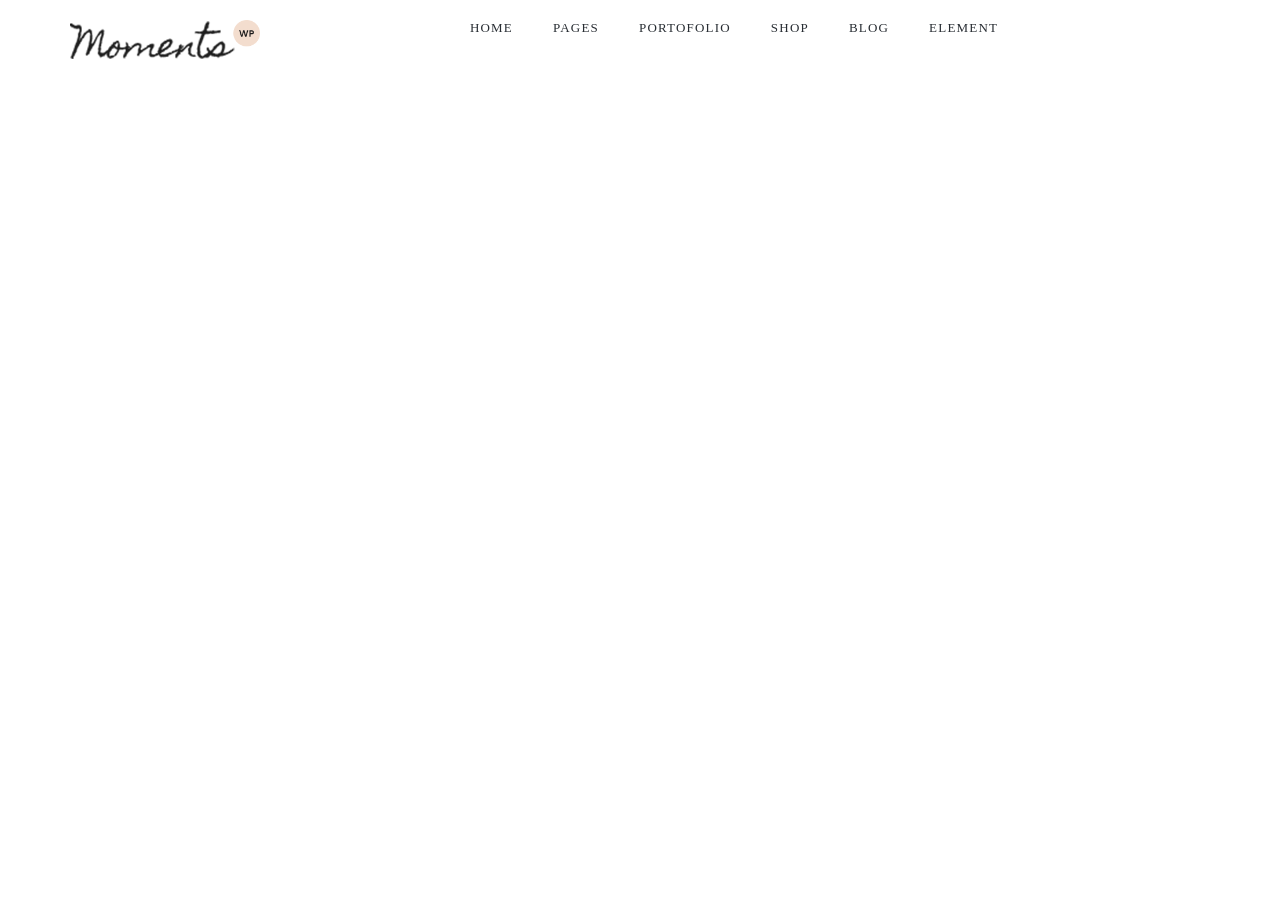
<file: header/index.html>
<!DOCTYPE html>
<html lang="en">
<head>
    <meta charset="UTF-8">
    <meta name="viewport" content="width=device-width, initial-scale=1.0">
    <title>Weddding || - Moments</title>
    <!-- favicon -->
    <link href="images/favicon.png" rel="icon" type="images/png">
    <!-- icons -->
    <link rel="stylesheet" href="css/all.min.css">
    <!-- style-sheet -->
    <link rel="stylesheet" href="css/style.css">
    <link rel="stylesheet" href="css/media.css">
</head>
<body>
    <header>
        <!-- navigation -->
        <div class="menu-area">
            <div class="container">
                <div class="row align-center">
                    <div class="w-2 w-xs-5 w-sm-6 w-md-2">
                        <div class="header-logo">
                            <img src="images/logo-light.png" alt="logo-light">
                        </div>
                    </div>
                    <div class="w-2 display-xs-none display-sm-none  display-md-block"></div>
                    <div class="w-6">
                        <div class="nav display-xs-none display-sm-none display-md-block">
                            <nav>
                                <ul class="display-xs-block display-sm-block display-md-flex">
                                    <li>home</li>
                                    <li>pages</li>
                                    <li>portofolio</li>
                                    <li>shop</li>
                                    <li>blog</li>
                                    <li>element</li>
                                </ul>
                            </nav>
                        </div>
                    </div>
                    <div class="w-2 ml-xs-100 ml-sm-100 display-md-none">
                        <div class="hamburger-menu">
                            <i class="fa-solid fa-bars"></i>
                        </div>
                    </div>
                </div>
            </div>
        </div>
    </header>
    <main></main>
    <footer></footer>
    <script src="https://code.jquery.com/jquery-3.6.0.min.js"></script>
        <script>
        $(document).ready(function(){
            $(".hamburger-menu").click(function(){
                console.log("clicked");
            $(".nav").slideToggle();
            });
        });
        </script>
</body>
</html>
</file>
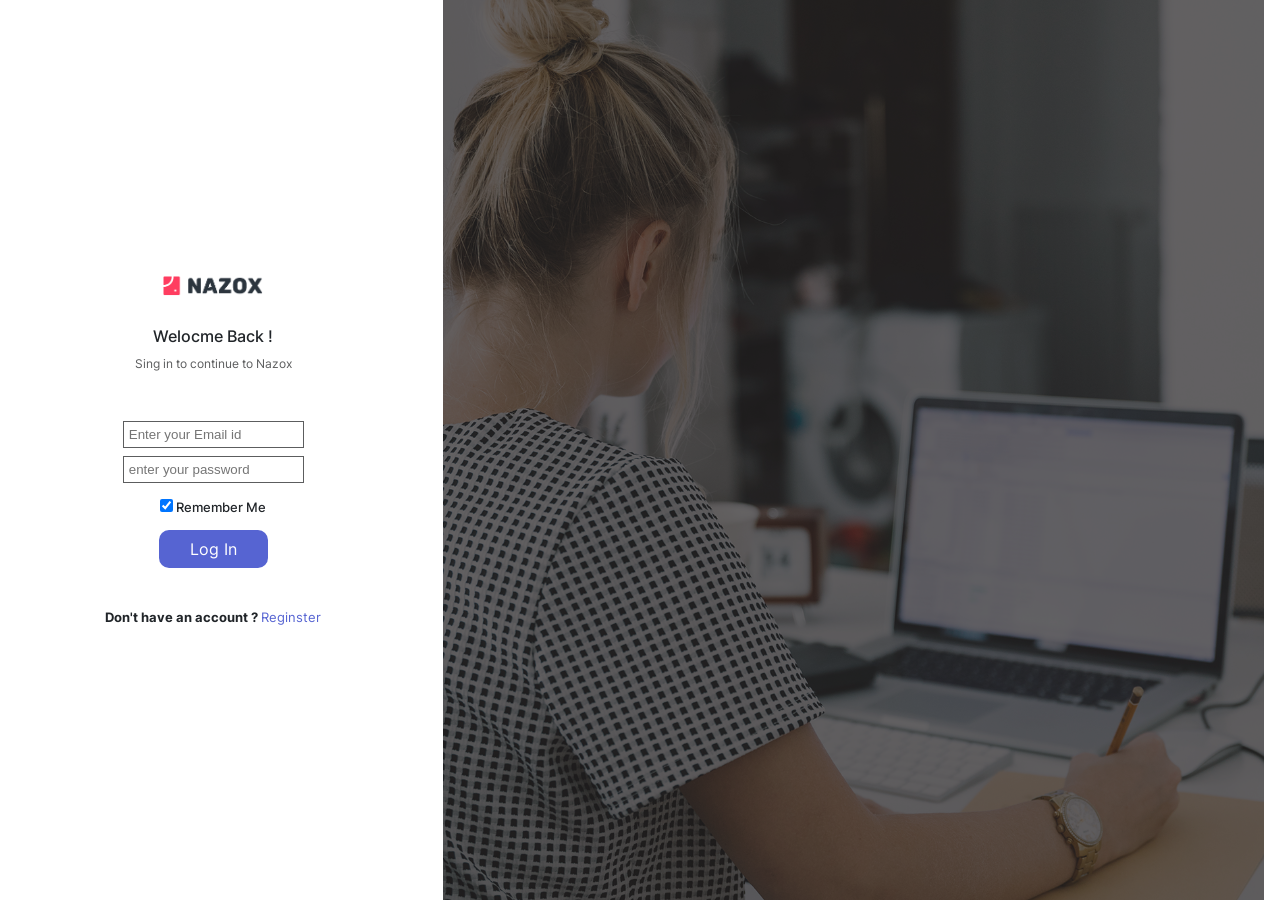
<file: admin-panel/pages/login.html>
<!DOCTYPE html>
<html lang="en">
<head>
    <meta charset="UTF-8">
    <meta name="viewport" content="width=device-width, initial-scale=1.0">
    <title>Login-form</title>
    <link rel="stylesheet" href="../css/all.min.css">
    <link rel="stylesheet" href="../css/style.css">
    <link rel="stylesheet" href="../css/fonts.css">
    <link rel="stylesheet" href="../css/form.css">
</head>
<body>
    <main>
        <div class="row align-center text-center">
            <div class="w-4">
                <div class="login-info">
                    <div class="login-logo">
                        <img src="../images/logo-dark.png" alt="logo">
                    </div>
                    <div class="login-content">
                        <h5>Welocme Back !</h5>
                        <h6>Sing in to continue to Nazox</h6>
                    </div>
                </div>

                <form>
                    <div class="email mb-8">
                        <input type="email" placeholder="Enter your Email id">
                    </div>
                    <div class="email mb-16">
                        <input type="password" placeholder="enter your password">
                    </div>
                    <div id="remeberMe" class="mb-24">
                        <input type="checkbox" checked="checked" name="remeberMe">
                        <span>Remember Me</span>
                    </div>
                    <div class="login-btn mb-24">
                        <a href="../index.html">
                            Log In
                        </a>
                        
                    </div>
                </form>
                <div class="register">
                    <h5>Don't have an account ? <a href="../pages/signin.html" id="reg">Reginster</a></h5>
                </div>
            </div>
            <div class="w-8">
                <div class="img-wrapper">
                    <div class="login-img"></div>
                </div>
                
                
            </div>
        </div>
        
    </main>
</body>
</html>
</file>
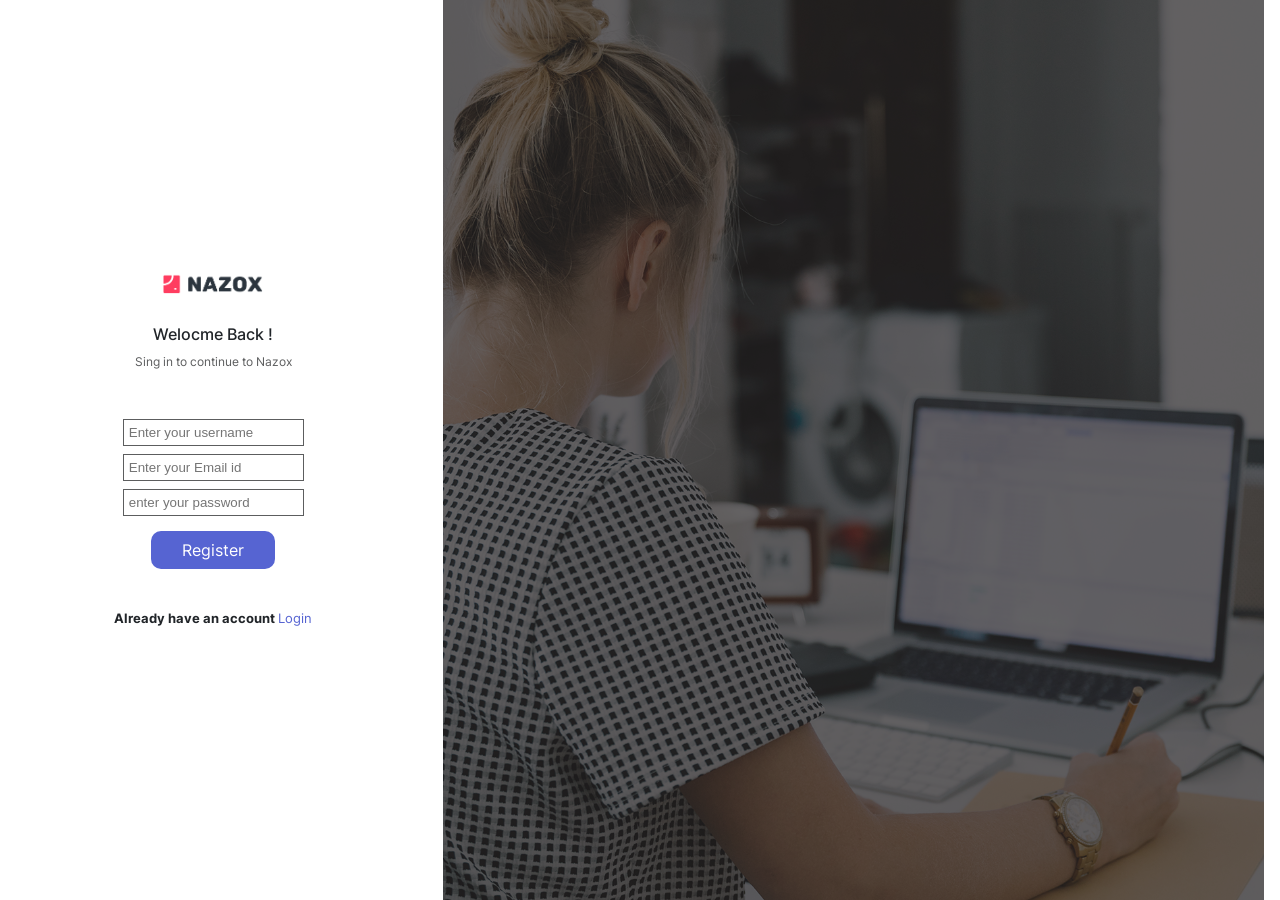
<file: admin-panel/pages/signin.html>
<!DOCTYPE html>
<html lang="en">
<head>
    <meta charset="UTF-8">
    <meta name="viewport" content="width=device-width, initial-scale=1.0">
    <title>Login-form</title>
    <link rel="stylesheet" href="../css/all.min.css">
    <link rel="stylesheet" href="../css/style.css">
    <link rel="stylesheet" href="../css/fonts.css">
    <link rel="stylesheet" href="../css/form.css">
</head>
<body>
    <main>
        <div class="row align-center text-center">
            <div class="w-4">
                <div class="login-info">
                    <div class="login-logo">
                        <img src="../images/logo-dark.png" alt="logo">
                    </div>
                    <div class="login-content">
                        <h5>Welocme Back !</h5>
                        <h6>Sing in to continue to Nazox</h6>
                    </div>
                </div>

                <form>
                    <div class="email mb-8">
                        <input type="uname" placeholder="Enter your username">
                    </div>
                    <div class="email mb-8">
                        <input type="email" placeholder="Enter your Email id">
                    </div>
                    <div class="email mb-24">
                        <input type="password" placeholder="enter your password">
                    </div>
                    <div class="login-btn mb-24">
                        <a href="../pages/login.html">
                            Register
                        </a>
                        
                    </div>
                </form>
                <div class="register">
                    <h5>Already have an account <a href="../pages/login.html" id="reg">Login</a></h5>
                </div>
            </div>
            <div class="w-8">
                <div class="img-wrapper">
                    <div class="login-img"></div>
                </div>
                
                
            </div>
        </div>
        
    </main>
</body>
</html>
</file>
<file: header/css/style.css>
*{
    margin: 0;
    box-sizing: border-box;
}
:root{
    --header-font-color: #282D33;
}
li{
    list-style: none;
}
a{
	text-decoration: none;
    list-style: none;
}
ul,ol{
	padding: 0;
}
img{
	max-width: 100%;
	display: block;
}
.container{
	max-width: 1140px;
	margin-left: auto;
	margin-right: auto;
	padding-left: var(--gutter-width);
	padding-right: var(--gutter-width);
}
.row{
	display: flex;
	flex-wrap: wrap;
	margin-left: calc(-1 * var(--gutter width));
	margin-right: calc(-1 * var(--gutter width));
}
.w-1{
	width:8.33%;
}
.w-2{
	width:16.66%;
}
.w-3{
	width:25%;
}
.w-4{
	width:33.33%;
}
.w-5{
	width:41.66%;
}
.w-6{
	width:50%;
}
.w-7{
	width:58.3%;
}
.w-8{
	width:66.66%;
}
.w-9{
	width:75%;
}
.w-10{
	width:83.33%;
}
.w-11{
	width:91.66%;
}
.w-12{
	width:100%;
}
.w-1, .w-2, .w-3, .w-4, .w-5, .w-6, .w-7, .w-8, .w-9, .w-10, .w-11, .w-12{
	padding-left: var(--gutter-width);
	padding-right: var(--gutter-width);
}
.d-flex{
    display: flex;
}
.menu-area{
    padding: 20px 0;
}
ul{
	display: flex;
}
.nav ul li{
    padding: 0 20px;
    text-transform: uppercase;
    color: var(--header-font-color);
    font-size: 13px;
    font-weight: 400;
    letter-spacing: 1.2px;
}
.header-icons{
    color: var(--header-font-color);
    font-size: 16px;
    display: inline;
    padding: 0 7px;
}
</file>
<file: header/css/media.css>
@media (max-width: 575px){

    .container{
        width: 100%;
    }

    .w-xs-1{
        width: 8.3333%;
    }
    .w-xs-2{
        width: 16.6666%;
    }
    .w-xs-3{
        width: 25%;
    }
    .w-xs-4{
        width: 33.3333%;
    }
    .w-xs-5{
        width: 41.6666%;
    }
    .w-xs-6{
        width: 50%;
    }
    .w-xs-7{
        width: 58.3333%;
    }
    .w-xs-8{
        width: 66.6666%;
    }
    .w-xs-9{
        width: 75%;
    }
    .w-xs-10{
        width: 83.3333%;
    }
    .w-xs-11{
        width: 91.6666%;
    }
    .w-xs-12{
        width: 100%;
    }
    .w-xs-1, .w-xs-2,.w-xs-3, .w-xs-4, .w-xs-5, .w-xs-6, .w-xs-7, .w-xs-8, .w-xs-9, .w-xs-10, .w-xs-11, .w-xs-12{
        padding-left: var(--gutter-width);
        padding-right: var(--gutter-width);
    }
    .white{
        color: white;
    }
    .display-xs-none{
        display: none;
    }
    .display-xs-flex{
        display: flex;
    }
    .display-xs-block{
        display: block;
    }
    .display-xs-inline{
        display: inline;
    }
    .ml-xs-100{
        margin-left: 100px;
    }
    .pb-xs-20{
        padding-bottom: 20px;
    }
    .action-shot span{
        font-size: 10px;
    }
    .banner h1{
        font-size: 30px;
    }
    .testimonial-text h2{
        font-size: 29px;
        margin-bottom: 20px;
    }
    .testimonial-caption p{
        font-size: 15px;
        padding: 0px;
        margin-bottom: 30px;
    }
    
    .nav{
        background-color: cornsilk;
    }
}

@media (min-width: 576px){

    .container{
        width: 540px;
    }
    .w-sm-1{
        width: 8.3333%;
    }
    .w-sm-2{
        width: 16.6666%;
    }
    .w-sm-3{
        width: 25%;
    }
    .w-sm-4{
        width: 33.3333%;
    }
    .w-sm-5{
        width: 41.6666%;
    }
    .w-sm-6{
        width: 50%;
    }
    .w-sm-7{
        width: 58.3333%;
    }
    .w-sm-8{
        width: 66.6666%;
    }
    .w-sm-9{
        width: 75%;
    }
    .w-sm-10{
        width: 83.3333%;
    }
    .w-sm-11{
        width: 91.6666%;
    }
    .w-sm-12{
        width: 100%;
    }
    .w-sm-1, .w-sm-2, .w-sm-3, .w-sm-4, .w-sm-5, .w-sm-6, .w-sm-7, .w-sm-8, .w-sm-9, .w-sm-10, .w-sm-11, .w-sm-12{
        padding-left: var(--gutter-width);
        padding-right: var(--gutter-width);
    }
    .display-sm-none{
        display: none;
    }
    .display-sm-flex{
        display: flex;
    }
    .display-sm-block{
        display: block;
    }
    .display-sm-inline{
        display: inline;
    }
    .ml-sm-100{
        margin-left: 100px;
    }
    .action-shot span{
        font-size: 15px;
    }
    .banner h1{
        font-size: 40px;
    }
    .testimonial-text h2{
        margin-bottom: 30px;
    }
    .testimonial-caption p{
        font-size: 18px;
        padding: 0px;
        margin-bottom: 30px;
    }
    .nav{
        background-color: cornsilk;
    }
}

@media (min-width: 768px){

    .container{
        width: 720px;
    }

    .w-md-1{
        width: 8.3333%;
    }
    .w-md-2{
        width: 16.6666%;
    }
    .w-md-3{
        width: 25%;
    }
    .w-md-4{
        width: 33.3333%;
    }
    .w-md-5{
        width: 41.6666%;
    }
    .w-md-6{
        width: 50%;
    }
    .w-md-7{
        width: 58.3333%;
    }
    .w-md-8{
        width: 66.6666%;
    }
    .w-md-9{
        width: 75%;
    }
    .w-md-10{
        width: 83.3333%;
    }
    .w-md-11{
        width: 91.6666%;
    }
    .w-md-12{
        width: 100%;
    }
    .w-md-1, .w-md-2, .w-md-3, .w-md-4, .w-md-5, .w-md-6, .w-md-7, .w-md-8, .w-md-9, .w-md-10, .w-md-11, .w-md-12{
        padding-left: var(--gutter-width);
        padding-right: var(--gutter-width);
    }

    .display-md-none{
        display: none;
    }
    .display-md-flex{
        display: flex;
    }
    .display-md-block{
        display: block;
    }
    .display-md-inline{
        display: inline;
    }
    .action-shot span{
        font-size: 20px;
    }
    .banner h1{
        font-size: 50px;
    }
    .testimonial-text h2{
        margin-bottom: 30px;
    }
    .testimonial-caption p{
        font-size: 18px;
        padding: 0 80px;
    }
    .nav{
        background-color: transparent;
    }
}

@media (min-width: 978px){

    .container{
        width: 954px;
    }

    .w-lg-1{
        width: 8.3333%;
    }
    .w-lg-2{
        width: 16.6666%;
    }
    .w-lg-3{
        width: 25%;
    }
    .w-lg-4{
        width: 33.3333%;
    }
    .w-lg-5{
        width: 41.6666%;
    }
    .w-lg-6{
        width: 50%;
    }
    .w-lg-7{
        width: 58.3333%;
    }
    .w-lg-8{
        width: 66.6666%;
    }
    .w-lg-9{
        width: 75%;
    }
    .w-lg-10{
        width: 83.3333%;
    }
    .w-lg-11{
        width: 91.6666%;
    }
    .w-lg-12{
        width: 100%;
    }
    .w-lg-1,  .w-lg-2, .w-lg-3,  .w-lg-4, .w-lg-5,  .w-lg-6,  .w-lg-7,  .w-lg-8,  .w-lg-9,  .w-lg-10,  .w-lg-11,  .w-lg-12{
        padding-left: var(--gutter-width);
        padding-right: var(--gutter-width);
    }

    .display-lg-none{
        display: none;
    }
    .display-lg-flex{
        display: flex;
    }
    .display-lg-block{
        display: block;
    }
    .display-lg-inline{
        display: inline;
    }
    .action-shot span{
        font-size: 20px;
    }
    .banner h1{
        font-size: 60px;
    }
    .testimonial-text h2{
        font-size: 50px;
        font-weight: 300;
        margin-bottom: 40px
    }
    .testimonial-caption p{
        font-size: 20px;
        padding: 0 80px;
    }
}

@media (min-width: 1200px){

    .container{
        width: 1140px;
    }

    .w-xl-1{
        width: 8.3333%;
    }
    .w-xl-2{
        width: 16.6666%;
    }
    .w-xl-3{
        width: 25%;
    }
    .w-xl-4{
        width: 33.3333%;
    }
    .w-xl-5{
        width: 41.6666%;
    }
    .w-xl-6{
        width: 50%;
    }
    .w-xl-7{
        width: 58.3333%;
    }
    .w-xl-8{
        width: 66.6666%;
    }
    .w-xl-9{
        width: 75%;
    }
    .w-xl-10{
        width: 83.3333%;
    }
    .w-xl-11{
        width: 91.6666%;
    }
    .w-xl-12{
        width: 100%;
    }
    .w-xl-1,  .w-xl-2,  .w-xl-3,  .w-xl-4,  .w-xl-5,  .w-xl-6, .w-xl-7,  .w-xl-8,  .w-xl-9,  .w-xl-10,  .w-xl-11,  .w-xl-12{
        padding-left: var(--gutter-width);
        padding-right: var(--gutter-width);
    }

    .display-xl-none{
        display: none;
    }
    .display-xl-flex{
        display: flex;
    }
    .display-xl-block{
        display: block;
    }
    .display-xl-inline{
        display: inline;
    }
    .action-shot span{
        font-size: 20px;
    }
    .banner h1{
        font-size: 70px;
    }
    .testimonial-text h2{
        font-size: 50px;
        font-weight: 300;
        margin-bottom: 40px;
    }
    .testimonial-caption p{
        line-height: 1.5;
        margin-bottom: 32px;
        font-size: 24px;
        font-weight: 400;
        padding: 0 200px;
    }
}

@media (min-width: 1400px){

    .container{
        width: 1340px;
    }

    .w-xxl-1{
        width: 8.3333%;
    }
    .w-xxl-2{
        width: 16.6666%;
    }
    .w-xxl-3{
        width: 25%;
    }
    .w-xxl-4{
        width: 33.3333%;
    }
    .w-xxl-5{
        width: 41.6666%;
    }
    .w-xxl-6{
        width: 50%;
    }
    .w-xxl-7{
        width: 58.3333%;
    }
    .w-xxl-8{
        width: 66.6666%;
    }
    .w-xxl-9{
        width: 75%;
    }
    .w-xxl-10{
        width: 83.3333%;
    }
    .w-xxl-11{
        width: 91.6666%;
    }
    .w-xxl-12{
        width: 100%;
    }
    .w-xxl-1,  .w-xxl-2,  .w-xxl-3,  .w-xxl-4,  .w-xxl-5,  .w-xxl-6, .w-xxl-7,  .w-xxl-8,  .w-xxl-9,  .w-xxl-10,  .w-xxl-11,  .w-xxl-12{
        padding-left: var(--gutter-width);
        padding-right: var(--gutter-width);
    }

    .display-xxl-none{
        display: none;
    }
    .display-xxl-flex{
        display: flex;
    }
    .display-xxl-block{
        display: block;
    }
    .display-xxl-inline{
        display: inline;
    }
}
</file>
<file: admin-panel/css/style.css>
* {
  margin: 0;
  box-sizing: border-box;
}
:root{
  --serif-font: 'Inter';
  --sans-serif-font: 'Nunito';
  --font-color: #212529;
  --nav-h5-color: #9eabc2;
  --nav-li-color: #8590A5;
  --body-bg-color: #F1F5F7;
  --white-color: #fff;
  --header-icon-color: #636e75;
  --nav-bg-color: #252b3b;
  --footer-color: #74788D;
  --border-color:#f1f5f7;
  --green-color:#1cbb8c;
  --btn-bg-color: #5664D2;
  --table-color: #5d596c;
  --box-hover-color: rgba(0, 0, 0, 0.075);
  --sidebar-collaps-width: 80px;
  --header-height: 70px;
  --sidebar-width:250px;
  --gutter-width: 16px;
  --box-shadow-1: 0 2px 4px rgba(0, 0, 0, 0.08);
}
body{
  font-size: 14px;
  font-weight: 400;
  color: var(--font-color);
  font-family: var(--serif-font);
  font-size: var(--serif-font);
  background-color: var(--body-bg-color);
}
li {
  list-style: none;
}
.py-12{
  padding: 12px;
}
.p-15-30{
  padding: 15px 30px;
}
.mt-15{
  margin-top: 15px;
}
.mb-16{
  margin-bottom: 16px;
}
.mb-8{
  margin-bottom: 8px;
}
.mb-24{
  margin-bottom: 24px;
}
.ml-20{
  margin-left: 50px;
}
.mr-16{
  margin-right: 16px;
}
.py-20{
  padding: 20px;
}
.p8-12{
  padding: 8px 12px;
}
.fs-11{
  font-size: 11px;
}
.fs-14{
  font-size: 14px;
}
.fs-15{
  font-size: 14px;
}
.fs-16{
  font-size: 16px;
}
.fs-22{
  font-size: 21px;
}
.fw-400{
  font-weight: 400;
}
.fw-500{
  font-weight: 500;
}
.f-nutino{
  font-family: var(--sans-serif-font);
}
.f-inter{
  font-family: var(--serif-font);
}
.pos-rel{
  position: relative;
}
a {
  text-decoration: none;
  list-style: none;
  color: var(--nav-bg-color);
}

ul, ol {
  padding: 0;
}

img {
  max-width: 100%;
  display: block;
}

.container {
  max-width: 100%;
  padding-left: var(--gutter-width);
  padding-right: var(--gutter-width);
}

.row {
  display: flex;
  flex-wrap: wrap;
}

.w{
  flex-grow: 1;
}
.w-1 {
  width: 8.33%;
}

.w-2 {
  width: 16.66%;
}

.w-3 {
  width: 25%;
}

.w-4 {
  width: 33.33%;
}

.w-5 {
  width: 41.66%;
}

.w-6 {
  width: 50%;
}

.w-7 {
  width: 58.3%;
}

.w-8 {
  width: 66.66%;
}

.w-9 {
  width: 75%;
}

.w-10 {
  width: 83.33%;
}

.w-11 {
  width: 91.66%;
}

.w-12 {
  width: 100%;
}

.w-1, .w-2, .w-3, .w-4, .w-5, .w-6, .w-7, .w-8, .w-9, .w-10, .w-11, .w-12 {
  padding-left: var(--gutter-width);
  padding-right: var(--gutter-width);
}

.justify-start {
  justify-content: flex-start;
}

.justify-center {
  justify-content: center;
}

.justify-end {
  justify-content: flex-end;
}

.justify-between {
  justify-content: space-between;
}

.justify-around {
  justify-content: space-around;
}

.justify-evenly {
  justify-content: space-evenly;
}

.align-start {
  align-items: flex-start;
}

.align-center {
  align-items: center;
}

.align-end {
  align-items: flex-end;
}

.text-center {
  text-align: center;
}
.align-right{
  text-align: right;
}

.white{
  background-color: var(--white-color);
}
.d-flex {
  display: flex;
  flex-wrap: wrap;
}
.no-wrap{
    flex-wrap: nowrap;
}
.flex-column {
  flex-direction: column;
}

.side-bar{
  width: var(--sidebar-width);
  position: fixed;
  top: 0;
  z-index: 999;
  height: 100vh;
  background-color: var(--nav-bg-color);
  overflow-y: scroll;
}
.side-bar.collaps{
  width:var(--sidebar-collaps-width);
}
.logo{
  position: fixed;
  top: 0;
  z-index: 9999;
  left: 0;
  background-color: var(--nav-bg-color);
  border-bottom: 1px solid rgba(255, 255, 255, 0.1);
  padding: 25px;
}
.side-bar.collaps .logo{
  width: var(--sidebar-collaps-width);
}
.logo{
  width: var(--sidebar-width);
}
.logo img{
  height: 20px;
}
.nav-bar{
  margin-top: var(--header-height);
}
nav h5{
  text-transform: uppercase;
  padding: 10px 24px;
  color: var(--nav-h5-color);
  font-family: var(--serif-font);
  font-size: 11px;
}
nav ul li {
  padding: 15px 24px;
  position: relative;
}
nav ul li a .nav-icon{
  padding-right: 10px;
}
nav ul li a{
  color: var(--nav-li-color);
  font-family: var(--serif-font);
  font-size: 14px;
  transition: all 0.2s;
}
nav ul li .arrow{
  position: absolute;
  top: 16px;
  right: 10px;
}
.side-bar.collaps .nav-content{
  display: none;
}
nav ul li a:hover{
  color: var(--white-color);
}
.dropdown .dropdown-content ul li{
  padding: 6px 24px 6px 41px;
}
.dropdown-content{
  display: none;
}


/* main area */
.main-area{
  width: calc(100% - var(--sidebar-width));
  height:100vh;
  overflow-y: scroll;
  margin-top: var(--header-height);
  margin-left:var(--sidebar-width); 
}
.main-area.collaps{
  width: calc(100% - var(--sidebar-collaps-width) );
  margin-left: 80px;
}
/* header */

header{
  position: fixed;
  background-color: var(--white-color);
  top: 0;
  right: 0;
  z-index: 998;
  border-bottom: 1px solid var(--border-color);
  width: 100%;
  color: var(--header-icon-color);
}

header .row{
  height: 70px;
  margin-left: var(--sidebar-width);
}

header.collaps .row{
  margin-left: var(--sidebar-collaps-width);
}
header .bars{
  padding-right:16px;
}
header .search input{
  border: none;
  height: 38px;
  padding-left: 40px;
  padding-right: 20px;
  background-color: var(--body-bg-color);
  box-shadow: none;
  border-radius: 30px;
}
.mega-menu button{
  font-size: 14px;
}
.account .user-icon img{
  width: 36px;
  height: 36px;
  border-radius: 50%;
  padding: 3px;
}
.account .user-name{
  font-family: var(--sans-serif-font);
  font-size: 14px;
  margin-left: 4px;
}
header button{
  border: none;
  background-color: transparent;
  display: inline-block;
  font-size: 22px;
  color: var(--header-icon-color);
}
.right-side button{
  padding: 8px 16px;
  font-size: 22px;
  color: var(--header-icon-color);
}
#country-img{
  width: 25px;
}
.page-title{
  padding: 24px 0;
}
.graph-area .numbers{
  background-color: var(--white-color);
  margin-bottom: 24px;
}
.graph-area .liner-graph{
  height: 455px;
  background-color: var(--white-color);
}
.graph-area .round-graph{
  margin-bottom: 24px;
  background-color: var(--white-color);
}
.graph-area .generated{
  background-color: var(--white-color);
}
.generated .generated-leads h4{
  font-size: 14px;
  font-weight: 400;
  margin-bottom: 4px;
}
.generated .generated-leads h5{
  font-size: 10px;
  font-weight: 400;
  margin-bottom: 40px;
}
.generated .generated-leads h3{
  font-size: 18px;
  font-weight: 500;
  margin-bottom: 4px;
}
.generated .generated-leads span{
  font-size: 10px;
  font-weight: 600;
  color: var(--green-color);
}
.numbers{
  font-family: var(--sans-serif-font);
  box-shadow: var(--box-shadow-1);
  border-radius: 5px;
} 
.numbers .number-content h4{
  font-family: var(--serif-font);
  font-size: 21px;
  font-weight: 500;
}
.sale-numbers{
  border-bottom: 1px solid var(--border-color);
}
.sale-numbers .number-icon{
  color: #5664d2;
}
.number-icon{
  margin-left: auto;
}
.number-content p{
  font-size: 14px;
  margin-bottom: 8px;
}
.previous-period span{
  background-color: #D2F1E8;
  color: var(--green-color);
  padding: 4px 8px;
  border-radius: 0.375rem;
  margin-right: 8px;
}
.previous-period h5{
  font-weight: 400;
  color: #212529BF;
}


/* map-area */
.sources{
  background-color: var(--white-color);
}
.source{
  border-bottom: 1px solid var(--border-color);
}
.source:hover{
  background-color: var(--box-hover-color);
}
.card-heading{
  display: flex;
}
.card-heading .dots{
  margin-left: auto;
}
.sources .source .source-img img{
  width: 20px;
  height: 20px;
} 
.sources .text-center .text-success{
  color: var(--green-color);
}
.source .source-graph{
  margin-left: 95px;
}
.source .source-price{
  margin-left: 35px;
}
.source span{
  font-size: 14px;
  font-family: var(--serif-font)
}
.btn1{
  text-align: center;
}
.btn1 button{
  font-size: 12px;
  margin-top: 24px;
  padding: 5px 10px;
  background-color: var(--btn-bg-color);
  color: var(--white-color);
  border: none;
  border-radius: 5px;
}
.active-hours{
  background-color: var(--white-color);
}
/* round-graph */
.round-graph .round-heading{
  border-bottom: 1px solid rgb(226, 232, 240);
}
.round-graph .accept-reject{
  border-top: 1.5px dashed  rgb(226, 232, 240);
}
.accept-reject .accept{
  border-right: 1px solid rgb(226, 232, 240);
  padding-right: 15%;
}
.accept .graph-circle , .reject .graph-circle{
  width: 38px;
  height: 38px;
  text-align: center;
  line-height: 19px;
  border-radius: 50%;
  background-color: rgba(90, 102, 241,0.2);
  color: rgb(90, 102, 241);
  padding: 10px;
}
.reject .graph-circle{
  background-color: rgb(226, 232, 240);
  color: rgb(96, 165, 250);
}
.graph-content{
  margin-left: 5px;
}
/* .recent-activity-feed */
.recent-activity-feed{
  background-color: var(--white-color);
}
.card-icon{
  font-size: 12px;
  width: 32px;
  height: 32px;
  line-height: 32px;
  border-radius: 50%;
  text-align: center;
  background-color: #DDE0F6;
}
.card-content{
  padding: 0 0 40px 30px;
}
.card-content h5{
  color: var(--nav-bg-color);
}
.card-content p , .card-content h5 small{
  color: rgba(33, 37, 41, 0.75);;
} 

/* table */
.border{
  border-top: 1px solid var(--table-color);
}
.tran-title{
  padding: 24px;
  color: var(--table-color);
  background-color: var(--white-color);
}
th{
  border-width: 0;
  text-align: left;
}
.hey{
  width: 25%;
}
td{
  width: 25%;
  padding: 8px 20px;
}
table{
  background-color: #fff;
  width: 100%;
  color: var(--table-color);
}

/* table2 */
.browserStates{
  background-color: var(--white-color);
}
.table-2{
  padding: 0 24px 24px;
}
.user-content h6 , .user-progess {
  font-size: 15px;
  color: var(--table-color);
  font-weight: 500;
}
.logo-img img{
  width: 35px;
  height: 35px;
}
/* footer */
footer{
  padding: 20px 12px;
  font-family: var(--sans-serif-font);
  color: red;
}
footer span{
  color: var(--footer-color);
}























/* scrollbar */
::-webkit-scrollbar {
  width: 2px;
}

/* Track */
::-webkit-scrollbar-track {
  background: transparent; 
}
 
/* Handle */
::-webkit-scrollbar-thumb {
  background: #000; 
}

/* Handle on hover */
::-webkit-scrollbar-thumb:hover {
  background: #000; 
}
</file>
<file: admin-panel/css/fonts.css>
/* inter-100 - latin */
@font-face {
      font-display: swap; /* Check https://developer.mozilla.org/en-US/docs/Web/CSS/@font-face/font-display for other options. */
      font-family: 'Inter';
      font-style: normal;
      font-weight: 100;
      src: url('../fonts/inter-v13-latin-100.woff2') format('woff2'); /* Chrome 36+, Opera 23+, Firefox 39+, Safari 12+, iOS 10+ */
    }
    /* inter-200 - latin */
    @font-face {
      font-display: swap; /* Check https://developer.mozilla.org/en-US/docs/Web/CSS/@font-face/font-display for other options. */
      font-family: 'Inter';
      font-style: normal;
      font-weight: 200;
      src: url('../fonts/inter-v13-latin-200.woff2') format('woff2'); /* Chrome 36+, Opera 23+, Firefox 39+, Safari 12+, iOS 10+ */
    }
    /* inter-300 - latin */
    @font-face {
      font-display: swap; /* Check https://developer.mozilla.org/en-US/docs/Web/CSS/@font-face/font-display for other options. */
      font-family: 'Inter';
      font-style: normal;
      font-weight: 300;
      src: url('../fonts/inter-v13-latin-300.woff2') format('woff2'); /* Chrome 36+, Opera 23+, Firefox 39+, Safari 12+, iOS 10+ */
    }
    /* inter-regular - latin */
    @font-face {
      font-display: swap; /* Check https://developer.mozilla.org/en-US/docs/Web/CSS/@font-face/font-display for other options. */
      font-family: 'Inter';
      font-style: normal;
      font-weight: 400;
      src: url('../fonts/inter-v13-latin-regular.woff2') format('woff2'); /* Chrome 36+, Opera 23+, Firefox 39+, Safari 12+, iOS 10+ */
    }
    /* inter-500 - latin */
    @font-face {
      font-display: swap; /* Check https://developer.mozilla.org/en-US/docs/Web/CSS/@font-face/font-display for other options. */
      font-family: 'Inter';
      font-style: normal;
      font-weight: 500;
      src: url('../fonts/inter-v13-latin-500.woff2') format('woff2'); /* Chrome 36+, Opera 23+, Firefox 39+, Safari 12+, iOS 10+ */
    }
    /* inter-600 - latin */
    @font-face {
      font-display: swap; /* Check https://developer.mozilla.org/en-US/docs/Web/CSS/@font-face/font-display for other options. */
      font-family: 'Inter';
      font-style: normal;
      font-weight: 600;
      src: url('../fonts/inter-v13-latin-600.woff2') format('woff2'); /* Chrome 36+, Opera 23+, Firefox 39+, Safari 12+, iOS 10+ */
    }
    /* inter-700 - latin */
    @font-face {
      font-display: swap; /* Check https://developer.mozilla.org/en-US/docs/Web/CSS/@font-face/font-display for other options. */
      font-family: 'Inter';
      font-style: normal;
      font-weight: 700;
      src: url('../fonts/inter-v13-latin-700.woff2') format('woff2'); /* Chrome 36+, Opera 23+, Firefox 39+, Safari 12+, iOS 10+ */
    }
    /* inter-800 - latin */
    @font-face {
      font-display: swap; /* Check https://developer.mozilla.org/en-US/docs/Web/CSS/@font-face/font-display for other options. */
      font-family: 'Inter';
      font-style: normal;
      font-weight: 800;
      src: url('../fonts/inter-v13-latin-800.woff2') format('woff2'); /* Chrome 36+, Opera 23+, Firefox 39+, Safari 12+, iOS 10+ */
    }
    /* inter-900 - latin */
    @font-face {
      font-display: swap; /* Check https://developer.mozilla.org/en-US/docs/Web/CSS/@font-face/font-display for other options. */
      font-family: 'Inter';
      font-style: normal;
      font-weight: 900;
      src: url('../fonts/inter-v13-latin-900.woff2') format('woff2'); /* Chrome 36+, Opera 23+, Firefox 39+, Safari 12+, iOS 10+ */
    }


    /* nunito-200 - latin */
@font-face {
      font-display: swap; /* Check https://developer.mozilla.org/en-US/docs/Web/CSS/@font-face/font-display for other options. */
      font-family: 'Nunito';
      font-style: normal;
      font-weight: 200;
      src: url('../fonts/nunito-v26-latin-200.woff2') format('woff2'); /* Chrome 36+, Opera 23+, Firefox 39+, Safari 12+, iOS 10+ */
    }
    /* nunito-200italic - latin */
    @font-face {
      font-display: swap; /* Check https://developer.mozilla.org/en-US/docs/Web/CSS/@font-face/font-display for other options. */
      font-family: 'Nunito';
      font-style: italic;
      font-weight: 200;
      src: url('../fonts/nunito-v26-latin-200italic.woff2') format('woff2'); /* Chrome 36+, Opera 23+, Firefox 39+, Safari 12+, iOS 10+ */
    }
    /* nunito-300 - latin */
    @font-face {
      font-display: swap; /* Check https://developer.mozilla.org/en-US/docs/Web/CSS/@font-face/font-display for other options. */
      font-family: 'Nunito';
      font-style: normal;
      font-weight: 300;
      src: url('../fonts/nunito-v26-latin-300.woff2') format('woff2'); /* Chrome 36+, Opera 23+, Firefox 39+, Safari 12+, iOS 10+ */
    }
    /* nunito-300italic - latin */
    @font-face {
      font-display: swap; /* Check https://developer.mozilla.org/en-US/docs/Web/CSS/@font-face/font-display for other options. */
      font-family: 'Nunito';
      font-style: italic;
      font-weight: 300;
      src: url('../fonts/nunito-v26-latin-300italic.woff2') format('woff2'); /* Chrome 36+, Opera 23+, Firefox 39+, Safari 12+, iOS 10+ */
    }
    /* nunito-regular - latin */
    @font-face {
      font-display: swap; /* Check https://developer.mozilla.org/en-US/docs/Web/CSS/@font-face/font-display for other options. */
      font-family: 'Nunito';
      font-style: normal;
      font-weight: 400;
      src: url('../fonts/nunito-v26-latin-regular.woff2') format('woff2'); /* Chrome 36+, Opera 23+, Firefox 39+, Safari 12+, iOS 10+ */
    }
    /* nunito-italic - latin */
    @font-face {
      font-display: swap; /* Check https://developer.mozilla.org/en-US/docs/Web/CSS/@font-face/font-display for other options. */
      font-family: 'Nunito';
      font-style: italic;
      font-weight: 400;
      src: url('../fonts/nunito-v26-latin-italic.woff2') format('woff2'); /* Chrome 36+, Opera 23+, Firefox 39+, Safari 12+, iOS 10+ */
    }
    /* nunito-500 - latin */
    @font-face {
      font-display: swap; /* Check https://developer.mozilla.org/en-US/docs/Web/CSS/@font-face/font-display for other options. */
      font-family: 'Nunito';
      font-style: normal;
      font-weight: 500;
      src: url('../fonts/nunito-v26-latin-500.woff2') format('woff2'); /* Chrome 36+, Opera 23+, Firefox 39+, Safari 12+, iOS 10+ */
    }
    /* nunito-500italic - latin */
    @font-face {
      font-display: swap; /* Check https://developer.mozilla.org/en-US/docs/Web/CSS/@font-face/font-display for other options. */
      font-family: 'Nunito';
      font-style: italic;
      font-weight: 500;
      src: url('../fonts/nunito-v26-latin-500italic.woff2') format('woff2'); /* Chrome 36+, Opera 23+, Firefox 39+, Safari 12+, iOS 10+ */
    }
    /* nunito-600 - latin */
    @font-face {
      font-display: swap; /* Check https://developer.mozilla.org/en-US/docs/Web/CSS/@font-face/font-display for other options. */
      font-family: 'Nunito';
      font-style: normal;
      font-weight: 600;
      src: url('../fonts/nunito-v26-latin-600.woff2') format('woff2'); /* Chrome 36+, Opera 23+, Firefox 39+, Safari 12+, iOS 10+ */
    }
    /* nunito-600italic - latin */
    @font-face {
      font-display: swap; /* Check https://developer.mozilla.org/en-US/docs/Web/CSS/@font-face/font-display for other options. */
      font-family: 'Nunito';
      font-style: italic;
      font-weight: 600;
      src: url('../fonts/nunito-v26-latin-600italic.woff2') format('woff2'); /* Chrome 36+, Opera 23+, Firefox 39+, Safari 12+, iOS 10+ */
    }
    /* nunito-700 - latin */
    @font-face {
      font-display: swap; /* Check https://developer.mozilla.org/en-US/docs/Web/CSS/@font-face/font-display for other options. */
      font-family: 'Nunito';
      font-style: normal;
      font-weight: 700;
      src: url('../fonts/nunito-v26-latin-700.woff2') format('woff2'); /* Chrome 36+, Opera 23+, Firefox 39+, Safari 12+, iOS 10+ */
    }
    /* nunito-700italic - latin */
    @font-face {
      font-display: swap; /* Check https://developer.mozilla.org/en-US/docs/Web/CSS/@font-face/font-display for other options. */
      font-family: 'Nunito';
      font-style: italic;
      font-weight: 700;
      src: url('../fonts/nunito-v26-latin-700italic.woff2') format('woff2'); /* Chrome 36+, Opera 23+, Firefox 39+, Safari 12+, iOS 10+ */
    }
    /* nunito-800 - latin */
    @font-face {
      font-display: swap; /* Check https://developer.mozilla.org/en-US/docs/Web/CSS/@font-face/font-display for other options. */
      font-family: 'Nunito';
      font-style: normal;
      font-weight: 800;
      src: url('../fonts/nunito-v26-latin-800.woff2') format('woff2'); /* Chrome 36+, Opera 23+, Firefox 39+, Safari 12+, iOS 10+ */
    }
    /* nunito-800italic - latin */
    @font-face {
      font-display: swap; /* Check https://developer.mozilla.org/en-US/docs/Web/CSS/@font-face/font-display for other options. */
      font-family: 'Nunito';
      font-style: italic;
      font-weight: 800;
      src: url('../fonts/nunito-v26-latin-800italic.woff2') format('woff2'); /* Chrome 36+, Opera 23+, Firefox 39+, Safari 12+, iOS 10+ */
    }
    /* nunito-900 - latin */
    @font-face {
      font-display: swap; /* Check https://developer.mozilla.org/en-US/docs/Web/CSS/@font-face/font-display for other options. */
      font-family: 'Nunito';
      font-style: normal;
      font-weight: 900;
      src: url('../fonts/nunito-v26-latin-900.woff2') format('woff2'); /* Chrome 36+, Opera 23+, Firefox 39+, Safari 12+, iOS 10+ */
    }
    /* nunito-900italic - latin */
    @font-face {
      font-display: swap; /* Check https://developer.mozilla.org/en-US/docs/Web/CSS/@font-face/font-display for other options. */
      font-family: 'Nunito';
      font-style: italic;
      font-weight: 900;
      src: url('../fonts/nunito-v26-latin-900italic.woff2') format('woff2'); /* Chrome 36+, Opera 23+, Firefox 39+, Safari 12+, iOS 10+ */
    }
</file>
<file: admin-panel/css/form.css>
*{
    background-color: #fff;
}
.login-logo{
    margin: 0 auto;
    margin-bottom: 30px                                                                                             ;
    width: 100px;
}
.login-content h5{
    font-size: 16px;
    font-weight: 500;
    margin-bottom: 10px;
}
.login-content h6{
    font-size: 12px;
    color: #5c5d5e;
    font-weight: 400;
}
.login-info{
    margin-bottom: 50px;
}
form .email input{
    border: 1px solid #5c5d5e;
    padding: 5px;
}
#remeberMe{
    font-size: 13px;
    font-weight: 500;
}
.login-btn a{
    padding: 8px 30px;
    border: 1px solid transparent;
    border-radius: 10px;
    background-color: #5664D2;
    color: #fff;
}
.img-wrapper{
    position: relative;
    background-image: url(../images/authentication-bg.jpg);
    height: 100vh;
    background-size: cover;
    background-position: center;
    
}

.login-img{
    position: absolute;
    height: 100%;
    width: 100%;
    right: 0;
    bottom: 0;
    left: 0;
    top: 0;
    opacity: 0.7;
}
.img-wrapper .login-img{
    background-color: #292626;
}
#reg{
    color: rgb(86 100 210);
    font-weight: 400                                                                                            ;
}
form{
    margin-bottom: 50px;
}
</file>
